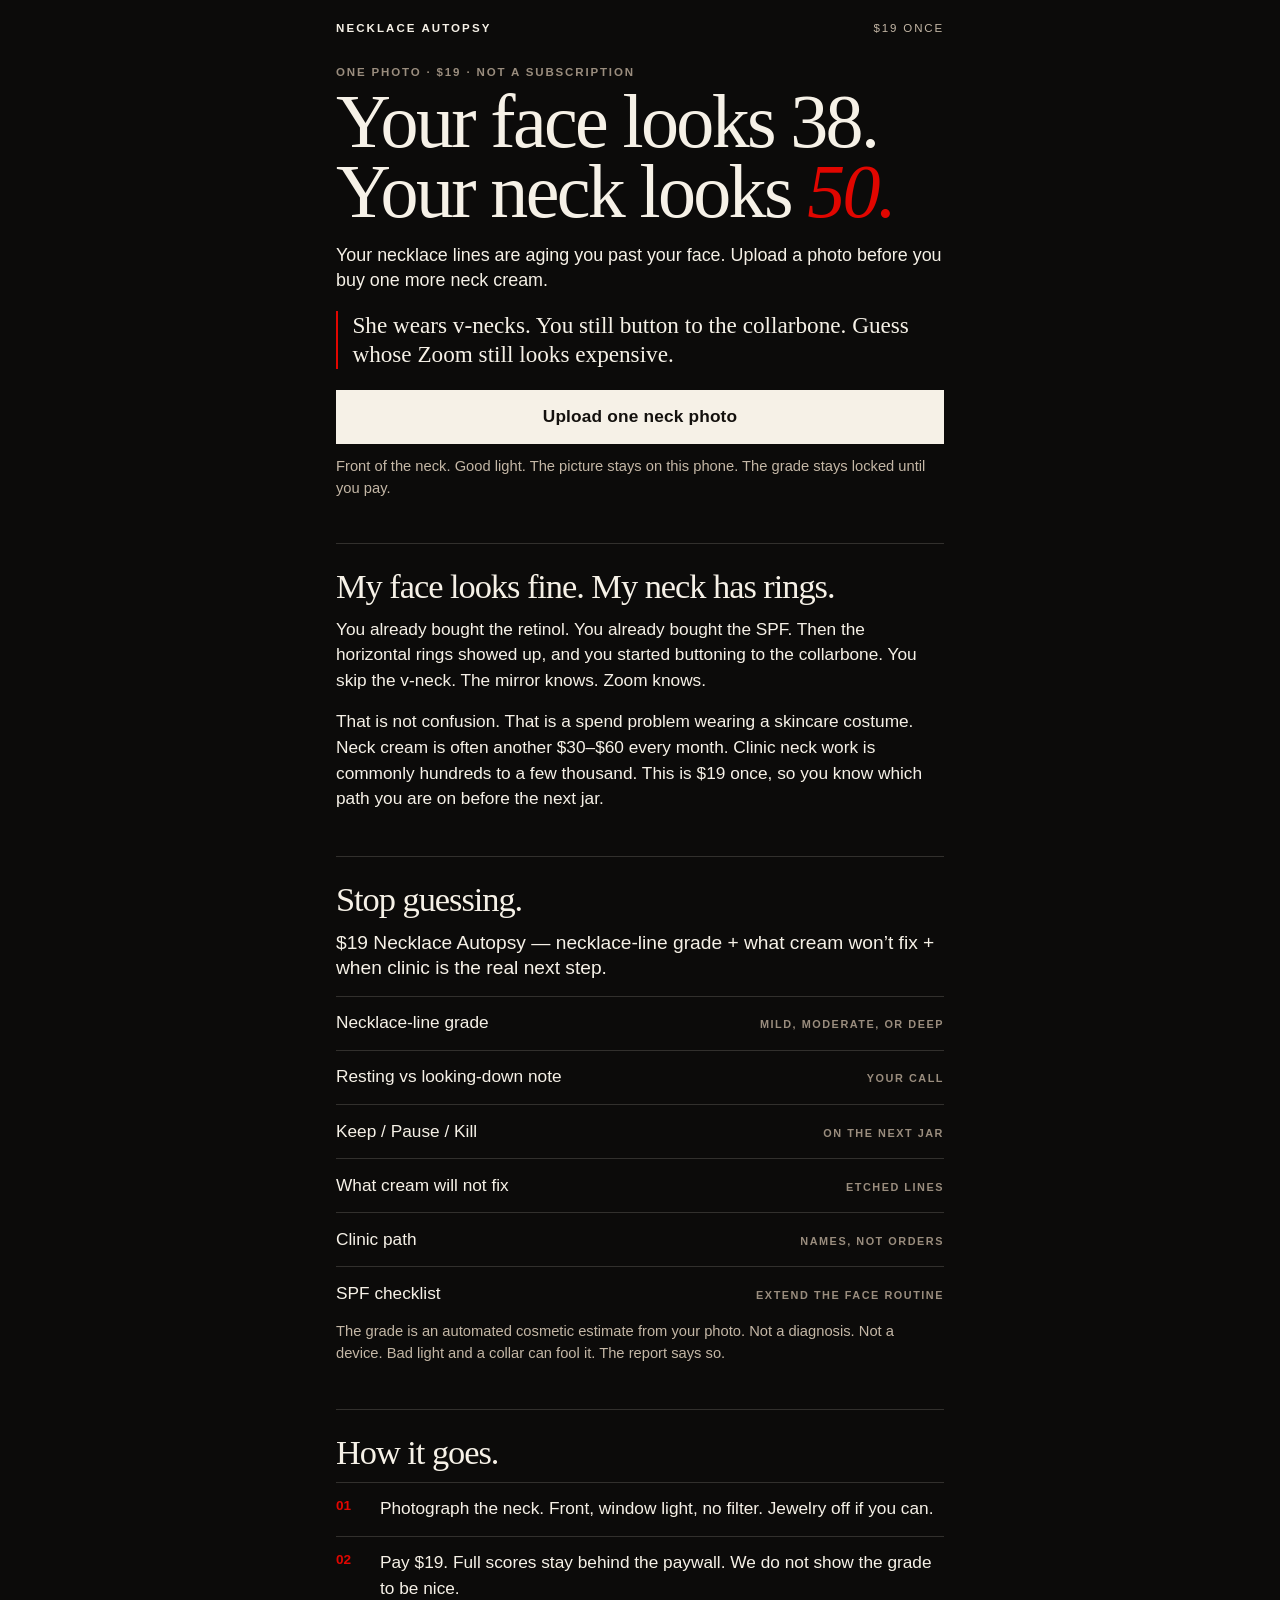
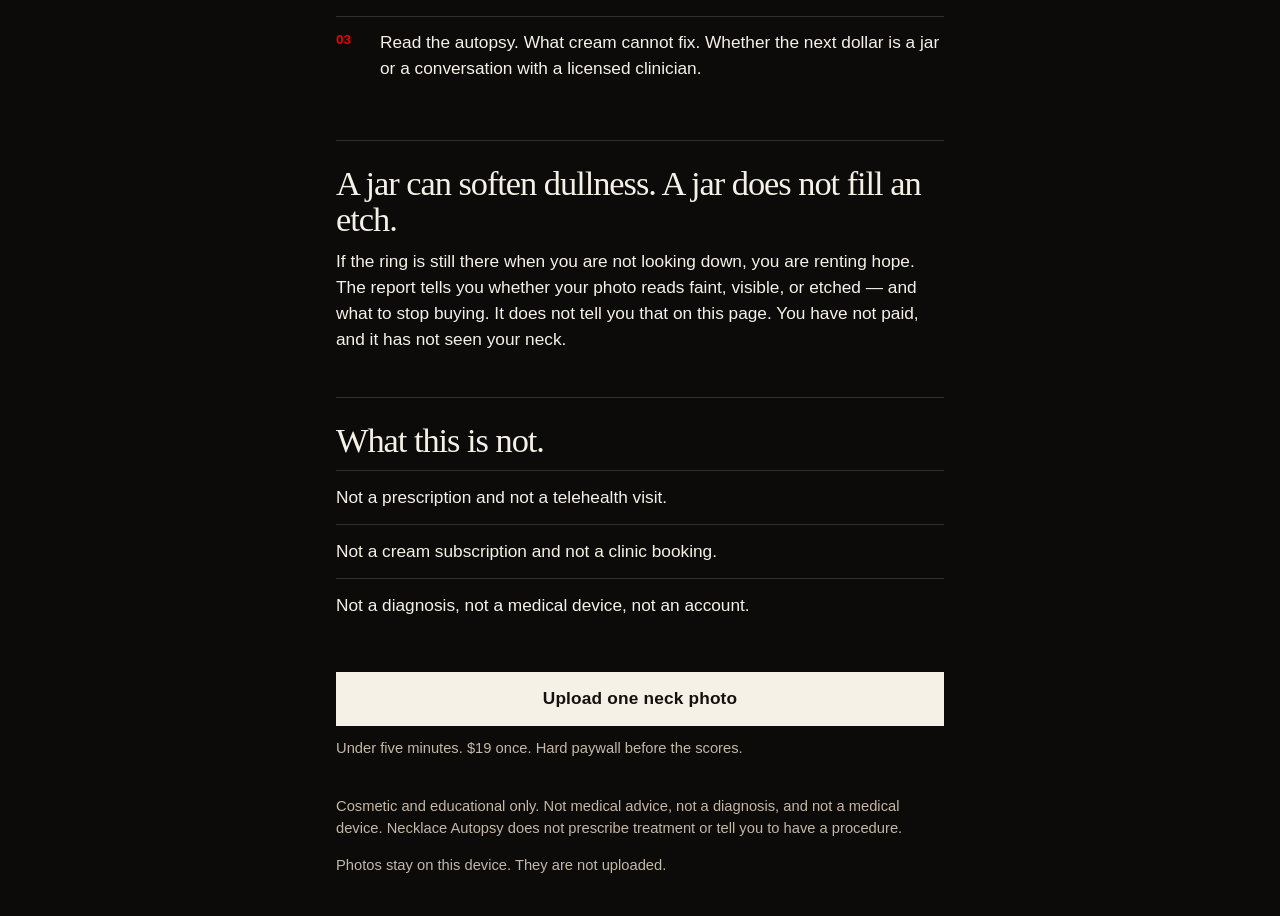
<file: index.html>
<!DOCTYPE html>
<html lang="en">
<head>
  <meta charset="utf-8">
  <meta name="viewport" content="width=device-width, initial-scale=1, viewport-fit=cover">
  <meta name="theme-color" content="#0c0b0a">
  <meta name="color-scheme" content="dark">
  <meta name="description" content="Your face looks 38. Your neck looks 50. Upload one neck photo. Necklace-line grade, what cream cannot fix, and a cream-vs-clinic path. $19 once.">
  <meta property="og:title" content="Your face looks 38. Your neck looks 50.">
  <meta property="og:description" content="Upload one neck photo. Necklace-line grade, what cream cannot fix, and the cream-vs-clinic path. $19 once. Cosmetic estimate, not a diagnosis.">
  <meta property="og:type" content="website">
  <meta property="og:url" content="https://jayjasmine.github.io/necklace-autopsy/">
  <link rel="canonical" href="https://jayjasmine.github.io/necklace-autopsy/">
  <title>Your face looks 38. Your neck looks 50. · Necklace Autopsy</title>
  <link rel="icon" href="favicon.svg" type="image/svg+xml">
  <link rel="stylesheet" href="css/styles.css">
  <meta http-equiv="Content-Security-Policy" content="default-src 'self'; img-src 'self' blob:; style-src 'self'; script-src 'self'; base-uri 'self'; form-action 'self'">
</head>
<body>
  <a class="skip" href="#content">Skip to content</a>
  <header class="wrap top">
    <a class="wordmark" href="index.html">Necklace Autopsy</a>
    <span class="price-tag">$19 once</span>
  </header>
  <main id="content" class="wrap">
    <p class="eyebrow">One photo · $19 · not a subscription</p>
    <h1>Your face looks 38.<br>Your neck looks <em>50.</em></h1>
    <p class="dek">Your necklace lines are aging you past your face. Upload a photo before you buy one more neck cream.</p>
    <blockquote class="status">
      <p>She wears v-necks. You still button to the collarbone. Guess whose Zoom still looks expensive.</p>
    </blockquote>
    <a class="btn" href="upload.html">Upload one neck photo</a>
    <p class="micro">Front of the neck. Good light. The picture stays on this phone. The grade stays locked until you pay.</p>

    <section class="section">
      <h2>My face looks fine. My neck has rings.</h2>
      <p>You already bought the retinol. You already bought the SPF. Then the horizontal rings showed up, and you started buttoning to the collarbone. You skip the v-neck. The mirror knows. Zoom knows.</p>
      <p>That is not confusion. That is a spend problem wearing a skincare costume. Neck cream is often another $30–$60 every month. Clinic neck work is commonly hundreds to a few thousand. This is $19 once, so you know which path you are on before the next jar.</p>
    </section>

    <section class="section">
      <h2>Stop guessing.</h2>
      <p class="lede">$19 Necklace Autopsy — necklace-line grade + what cream won’t fix + when clinic is the real next step.</p>
      <ul class="includes">
        <li>Necklace-line grade <span>Mild, moderate, or deep</span></li>
        <li>Resting vs looking-down note <span>Your call</span></li>
        <li>Keep / Pause / Kill <span>On the next jar</span></li>
        <li>What cream will not fix <span>Etched lines</span></li>
        <li>Clinic path <span>Names, not orders</span></li>
        <li>SPF checklist <span>Extend the face routine</span></li>
      </ul>
      <p class="micro">The grade is an automated cosmetic estimate from your photo. Not a diagnosis. Not a device. Bad light and a collar can fool it. The report says so.</p>
    </section>

    <section class="section">
      <h2>How it goes.</h2>
      <ol class="steps">
        <li class="step">
          <b>01</b>
          <p>Photograph the neck. Front, window light, no filter. Jewelry off if you can.</p>
        </li>
        <li class="step">
          <b>02</b>
          <p>Pay $19. Full scores stay behind the paywall. We do not show the grade to be nice.</p>
        </li>
        <li class="step">
          <b>03</b>
          <p>Read the autopsy. What cream cannot fix. Whether the next dollar is a jar or a conversation with a licensed clinician.</p>
        </li>
      </ol>
    </section>

    <section class="section">
      <h2>A jar can soften dullness. A jar does not fill an etch.</h2>
      <p>If the ring is still there when you are not looking down, you are renting hope. The report tells you whether your photo reads faint, visible, or etched — and what to stop buying. It does not tell you that on this page. You have not paid, and it has not seen your neck.</p>
    </section>

    <section class="section">
      <h2>What this is not.</h2>
      <ul class="not-list">
        <li>Not a prescription and not a telehealth visit.</li>
        <li>Not a cream subscription and not a clinic booking.</li>
        <li>Not a diagnosis, not a medical device, not an account.</li>
      </ul>
    </section>

    <div class="bottom-cta">
      <a class="btn" href="upload.html">Upload one neck photo</a>
      <p class="micro">Under five minutes. $19 once. Hard paywall before the scores.</p>
    </div>
  </main>
  <footer class="wrap foot">
    <p>Cosmetic and educational only. Not medical advice, not a diagnosis, and not a medical device. Necklace Autopsy does not prescribe treatment or tell you to have a procedure.</p>
    <p class="fine">Photos stay on this device. They are not uploaded.</p>
  </footer>
</body>
</html>
</file>
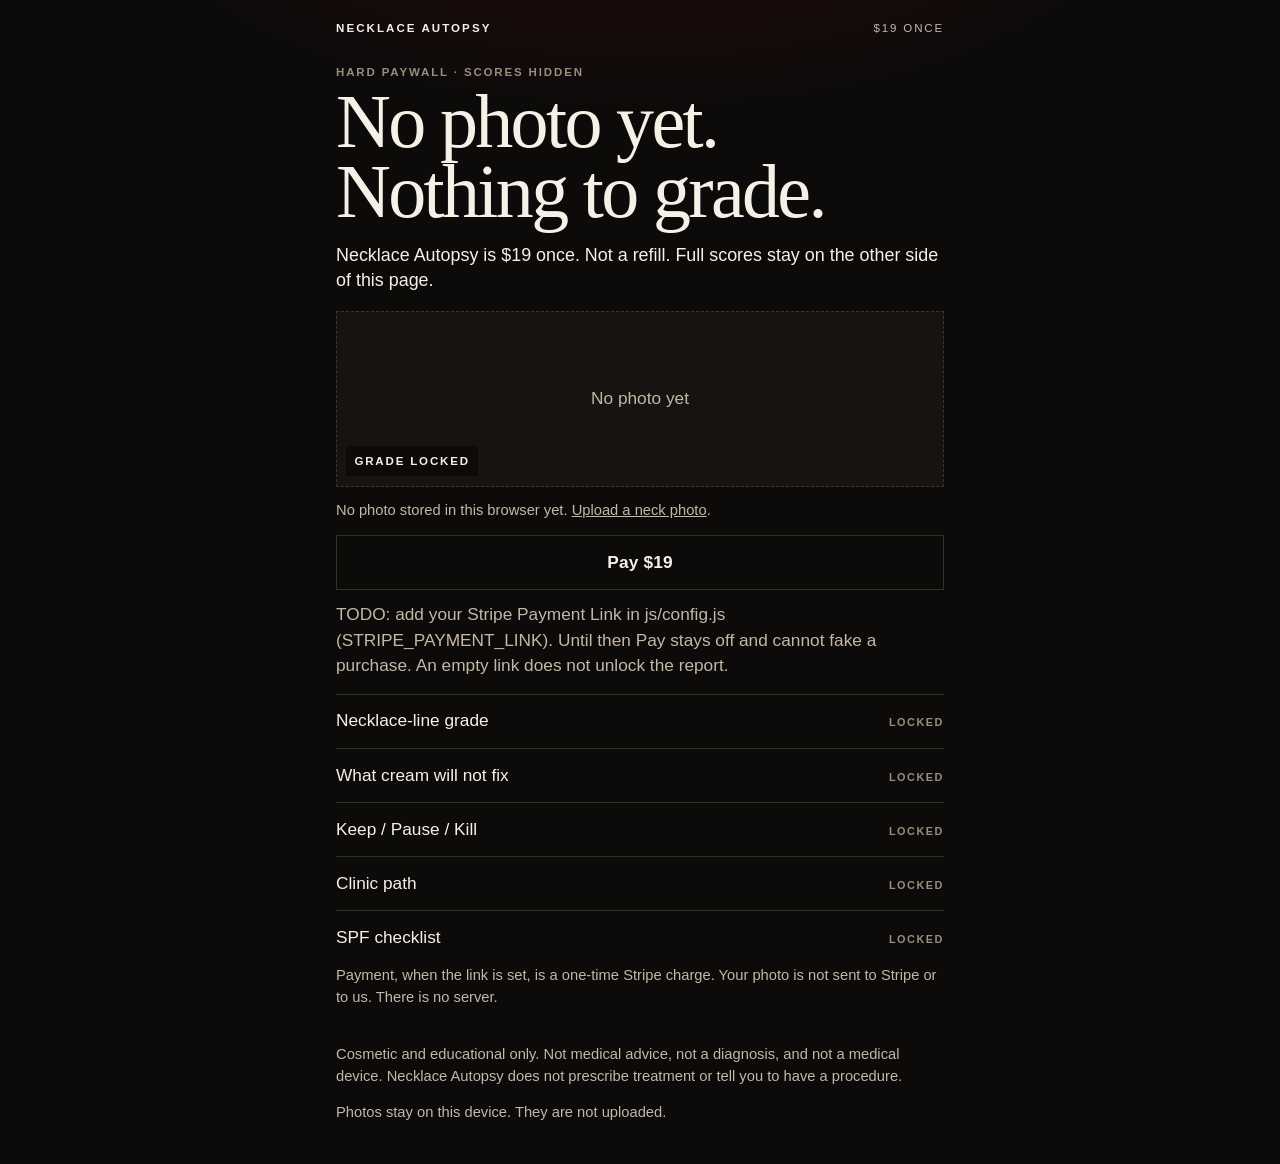
<file: paywall.html>
<!DOCTYPE html>
<html lang="en">
<head>
  <meta charset="utf-8">
  <meta name="viewport" content="width=device-width, initial-scale=1, viewport-fit=cover">
  <meta name="theme-color" content="#0c0b0a">
  <meta name="color-scheme" content="dark">
  <meta name="description" content="The necklace-line grade is locked. $19 once opens the full Necklace Autopsy. Not a subscription.">
  <title>$19 to read the grade · Necklace Autopsy</title>
  <link rel="icon" href="favicon.svg" type="image/svg+xml">
  <link rel="stylesheet" href="css/styles.css">
  <meta http-equiv="Content-Security-Policy" content="default-src 'self'; img-src 'self' blob:; style-src 'self'; script-src 'self'; base-uri 'self'; form-action 'self' https://buy.stripe.com https://checkout.stripe.com">
</head>
<body>
  <a class="skip" href="#content">Skip to content</a>
  <header class="wrap top">
    <a class="wordmark" href="index.html">Necklace Autopsy</a>
    <span class="price-tag">$19 once</span>
  </header>
  <main id="content" class="wrap">
    <p class="eyebrow">Hard paywall · scores hidden</p>
    <h1>The grade is ready. You don’t get it yet.</h1>
    <p class="dek"><span id="product-name">Necklace Autopsy</span> is <span id="price-line">$19 once</span>. Not a refill. Full scores stay on the other side of this page.</p>

    <figure class="lock-frame">
      <img id="lock-photo" alt="Your neck photo, stored only in this browser." hidden>
      <div id="lock-empty" class="lock-empty" hidden>No photo yet</div>
      <p class="lock-stamp">Grade locked</p>
    </figure>
    <p id="pose-line" class="micro"></p>

    <div id="pay-slot">
      <button type="button" class="btn is-disabled" id="pay-btn" disabled aria-describedby="pay-note">Pay $19</button>
    </div>
    <p id="pay-note">TODO: Stripe Payment Link is empty in js/config.js. Pay stays off and does not unlock the report.</p>
    <div id="dev-panel" class="dev-panel" hidden></div>

    <ul class="includes">
      <li>Necklace-line grade <span>Locked</span></li>
      <li>What cream will not fix <span>Locked</span></li>
      <li>Keep / Pause / Kill <span>Locked</span></li>
      <li>Clinic path <span>Locked</span></li>
      <li>SPF checklist <span>Locked</span></li>
    </ul>
    <p class="micro">Payment, when the link is set, is a one-time Stripe charge. Your photo is not sent to Stripe or to us. There is no server.</p>
    <noscript>
      <p class="warn">JavaScript is required. With it off, Pay stays disabled and the report stays locked.</p>
    </noscript>
  </main>
  <footer class="wrap foot">
    <p>Cosmetic and educational only. Not medical advice, not a diagnosis, and not a medical device. Necklace Autopsy does not prescribe treatment or tell you to have a procedure.</p>
    <p class="fine">Photos stay on this device. They are not uploaded.</p>
  </footer>
  <script type="module" src="js/paywall.js"></script>
</body>
</html>
</file>
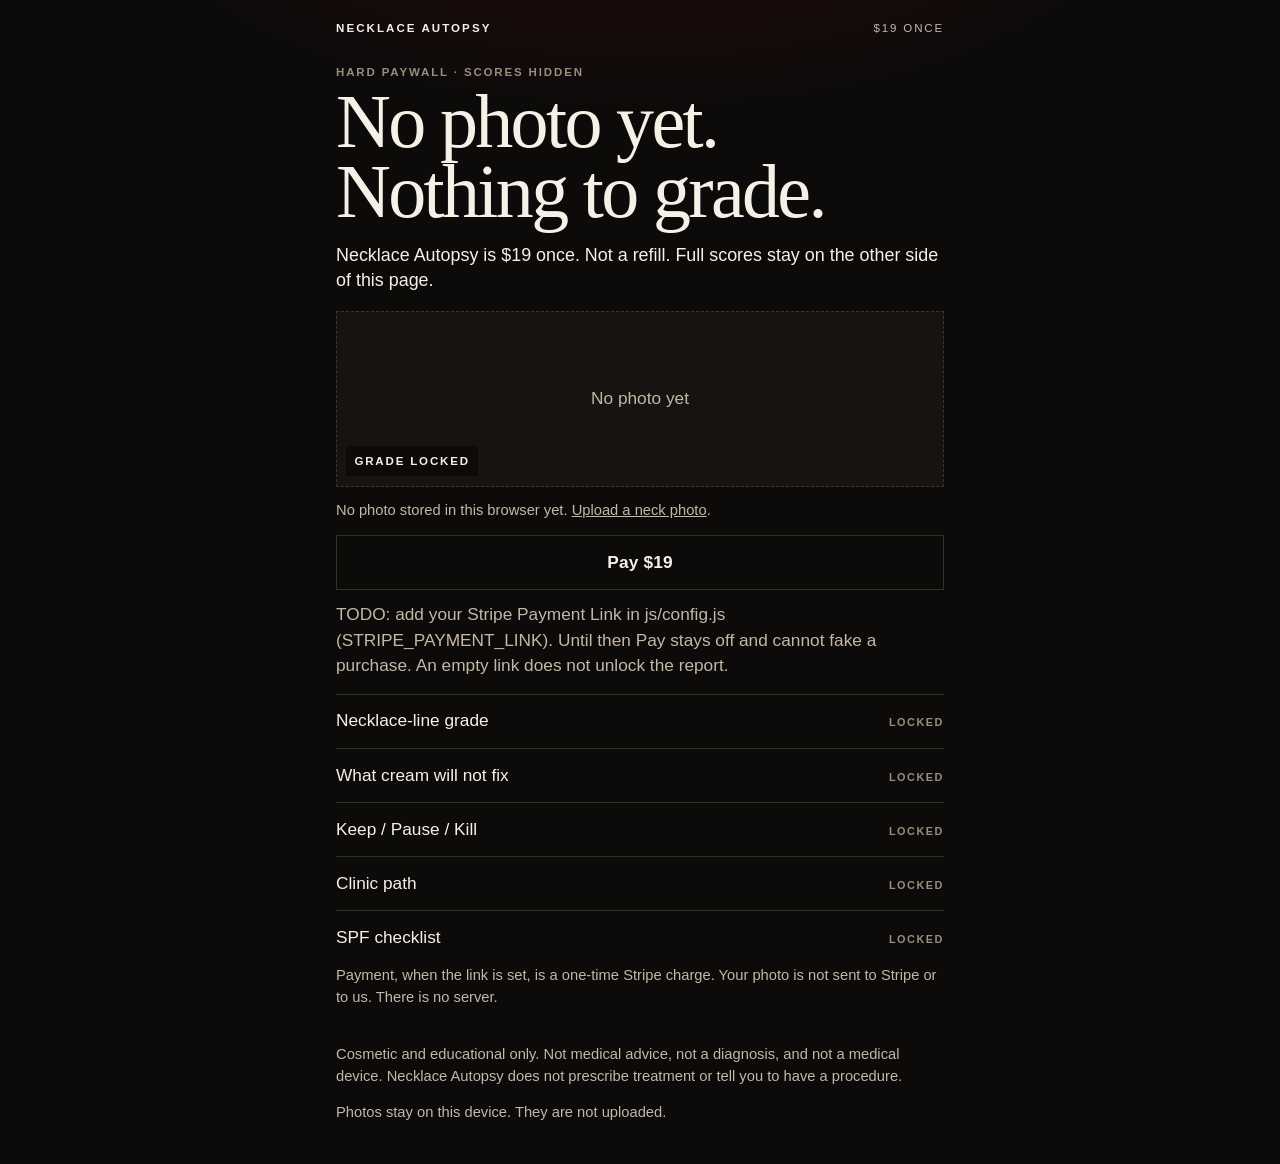
<file: report.html>
<!DOCTYPE html>
<html lang="en">
<head>
  <meta charset="utf-8">
  <meta name="viewport" content="width=device-width, initial-scale=1, viewport-fit=cover">
  <meta name="theme-color" content="#0c0b0a">
  <meta name="color-scheme" content="dark">
  <meta name="robots" content="noindex">
  <meta name="description" content="Necklace-line grade, what cream will not fix, and a cream-versus-clinic path. Cosmetic estimate only.">
  <title>Your necklace-line grade · Necklace Autopsy</title>
  <link rel="icon" href="favicon.svg" type="image/svg+xml">
  <link rel="stylesheet" href="css/styles.css">
  <meta http-equiv="Content-Security-Policy" content="default-src 'self'; img-src 'self' blob:; style-src 'self'; script-src 'self'; base-uri 'self'; form-action 'self'">
</head>
<body>
  <a class="skip" href="#content">Skip to content</a>
  <header class="wrap top no-print">
    <a class="wordmark" href="index.html">Necklace Autopsy</a>
    <span class="price-tag">$19 once</span>
  </header>
  <div class="wrap" id="content">
    <p id="booting">Checking access…</p>
    <main id="app" hidden></main>
    <footer class="foot">
      <p>Cosmetic and educational only. Not medical advice, not a diagnosis, and not a medical device. Necklace Autopsy does not prescribe treatment or tell you to have a procedure.</p>
      <p class="fine">Photos stay on this device. They are not uploaded.</p>
    </footer>
  </div>
  <script type="module" src="js/report.js"></script>
</body>
</html>
</file>
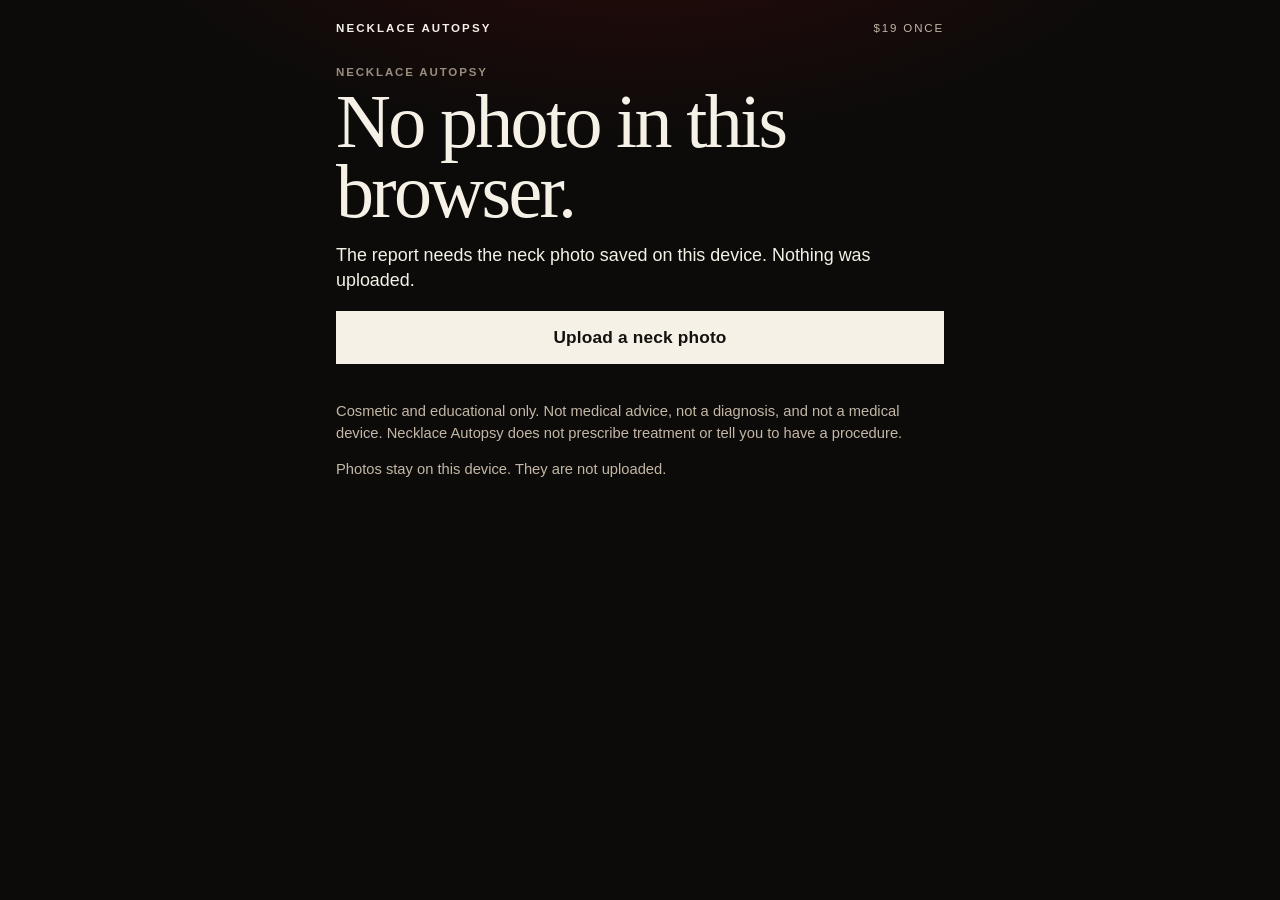
<file: success.html>
<!DOCTYPE html>
<html lang="en">
<head>
  <meta charset="utf-8">
  <meta name="viewport" content="width=device-width, initial-scale=1, viewport-fit=cover">
  <meta name="theme-color" content="#0c0b0a">
  <meta name="color-scheme" content="dark">
  <meta name="robots" content="noindex">
  <meta name="description" content="Payment return for Necklace Autopsy. Opens the report on this device.">
  <title>Payment return · Necklace Autopsy</title>
  <link rel="icon" href="favicon.svg" type="image/svg+xml">
  <link rel="stylesheet" href="css/styles.css">
  <meta http-equiv="Content-Security-Policy" content="default-src 'self'; img-src 'self' blob:; style-src 'self'; script-src 'self'; base-uri 'self'; form-action 'self'">
</head>
<body>
  <a class="skip" href="#content">Skip to content</a>
  <header class="wrap top">
    <a class="wordmark" href="index.html">Necklace Autopsy</a>
    <span class="price-tag">$19 once</span>
  </header>
  <main id="content" class="wrap">
    <p class="eyebrow">Stripe return</p>
    <h1>Opening your report.</h1>
    <p class="dek">This page marks Necklace Autopsy unlocked on this device, then sends you to the grade.</p>
    <p><a href="report.html">Continue to the report</a></p>
    <noscript>
      <p class="warn">JavaScript is required to finish unlocking. The photo is still not uploaded.</p>
    </noscript>
  </main>
  <footer class="wrap foot">
    <p>Cosmetic and educational only. Not medical advice, not a diagnosis, and not a medical device. Necklace Autopsy does not prescribe treatment or tell you to have a procedure.</p>
    <p class="fine">Photos stay on this device. They are not uploaded.</p>
  </footer>
  <script type="module" src="js/success.js"></script>
</body>
</html>
</file>
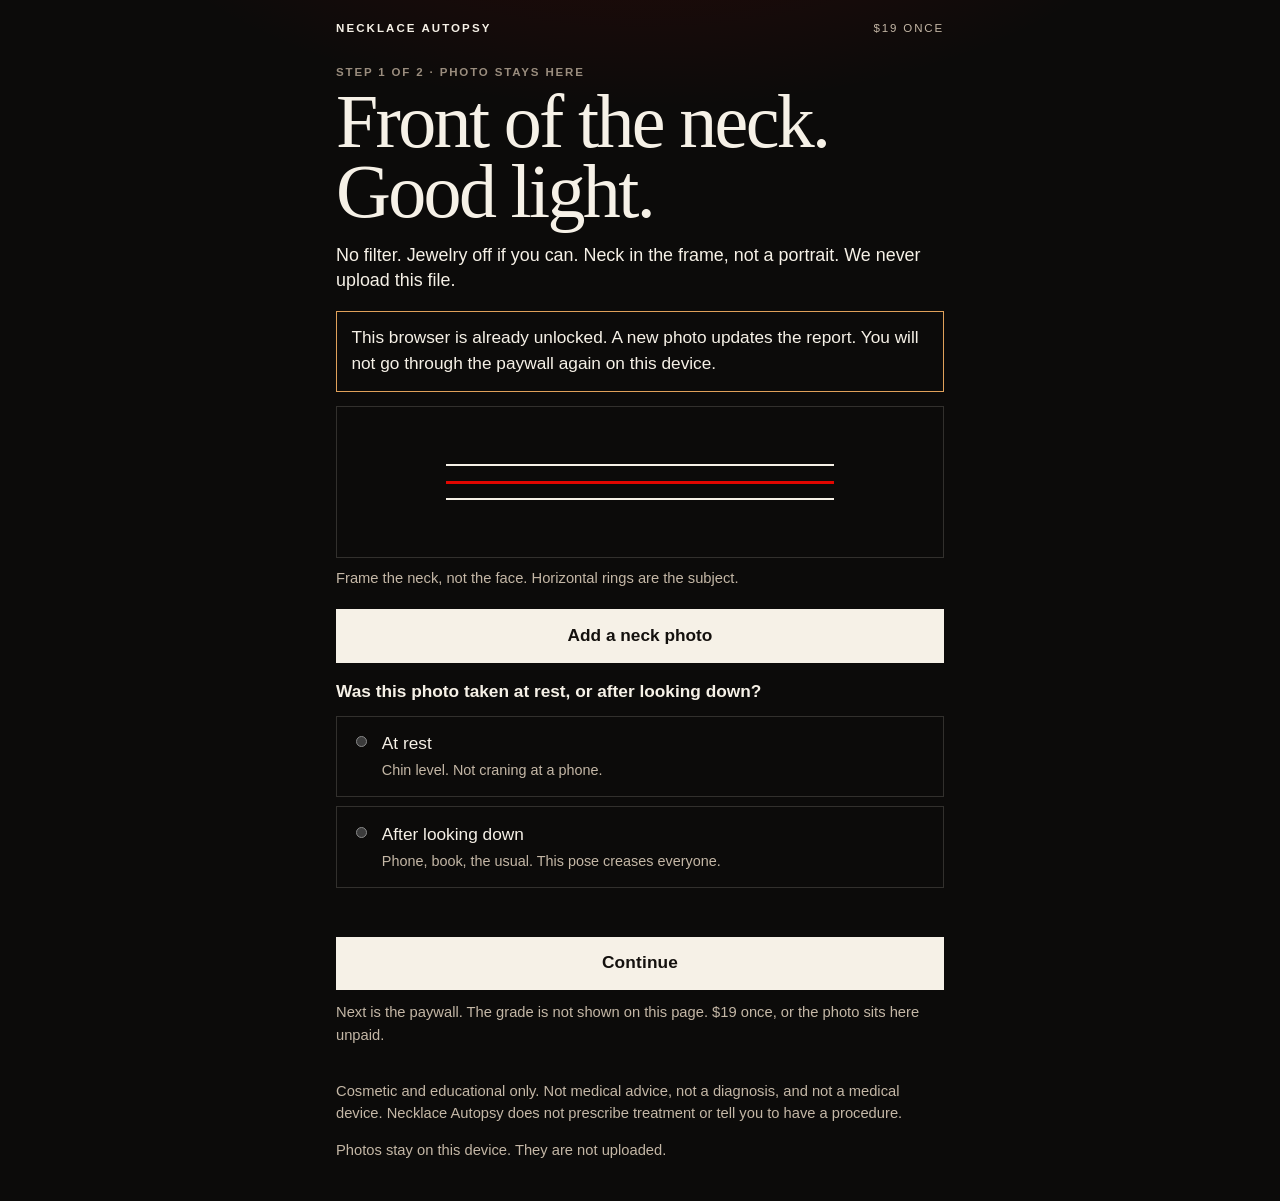
<file: upload.html>
<!DOCTYPE html>
<html lang="en">
<head>
  <meta charset="utf-8">
  <meta name="viewport" content="width=device-width, initial-scale=1, viewport-fit=cover">
  <meta name="theme-color" content="#0c0b0a">
  <meta name="color-scheme" content="dark">
  <meta name="description" content="Upload one front neck photo. It stays in this browser. The necklace-line grade stays behind the $19 paywall.">
  <title>Upload a neck photo · Necklace Autopsy</title>
  <link rel="icon" href="favicon.svg" type="image/svg+xml">
  <link rel="stylesheet" href="css/styles.css">
  <meta http-equiv="Content-Security-Policy" content="default-src 'self'; img-src 'self' blob:; style-src 'self'; script-src 'self'; base-uri 'self'; form-action 'self'">
</head>
<body>
  <a class="skip" href="#content">Skip to content</a>
  <header class="wrap top">
    <a class="wordmark" href="index.html">Necklace Autopsy</a>
    <span class="price-tag">$19 once</span>
  </header>
  <main id="content" class="wrap">
    <p class="eyebrow">Step 1 of 2 · photo stays here</p>
    <h1>Front of the neck. Good light.</h1>
    <p class="dek">No filter. Jewelry off if you can. Neck in the frame, not a portrait. We never upload this file.</p>
    <p id="unlocked-note" class="warn" hidden>This browser is already unlocked. A new photo updates the report. You will not go through the paywall again on this device.</p>

    <div class="guide" id="guide" aria-hidden="true">
      <div class="guide-box">
        <span></span>
        <span></span>
        <span></span>
      </div>
      <p>Frame the neck, not the face. Horizontal rings are the subject.</p>
    </div>

    <form id="upload-form" novalidate>
      <label class="file-btn" for="photo">Add a neck photo</label>
      <input class="visually-hidden" id="photo" name="photo" type="file" accept="image/*">

      <div id="preview-wrap" class="preview-wrap" hidden>
        <img id="preview" alt="Preview of your neck photo. Stored only in this browser.">
        <button type="button" id="replace">Replace photo</button>
      </div>

      <fieldset>
        <legend>Was this photo taken at rest, or after looking down?</legend>
        <label class="choice">
          <input type="radio" name="pose" value="rest">
          <span>At rest<small>Chin level. Not craning at a phone.</small></span>
        </label>
        <label class="choice">
          <input type="radio" name="pose" value="down">
          <span>After looking down<small>Phone, book, the usual. This pose creases everyone.</small></span>
        </label>
      </fieldset>

      <p id="form-error" class="form-error" role="alert"></p>
      <button class="btn" id="continue" type="submit">Continue</button>
      <p class="micro">Next is the paywall. The grade is not shown on this page. $19 once, or the photo sits here unpaid.</p>
    </form>
    <noscript>
      <p class="warn">JavaScript is required to keep the photo on this device. Nothing is uploaded either way.</p>
    </noscript>
  </main>
  <footer class="wrap foot">
    <p>Cosmetic and educational only. Not medical advice, not a diagnosis, and not a medical device. Necklace Autopsy does not prescribe treatment or tell you to have a procedure.</p>
    <p class="fine">Photos stay on this device. They are not uploaded.</p>
  </footer>
  <script type="module" src="js/upload.js"></script>
</body>
</html>
</file>
<file: css/styles.css>
:root {
  --bg: #0c0b0a;
  --bg-raise: #161310;
  --ink: #f6f1e7;
  --ink-dim: #c4b7a6;
  --ink-faint: #9a8d7e;
  --line: rgba(246, 241, 231, 0.16);
  --accent: #e10600;
  --keep: #e7d7bc;
  --pause: #e0a15a;
  --kill: #e10600;
  --serif: "Iowan Old Style", "Palatino Linotype", Palatino, Georgia, "Times New Roman", serif;
  --sans: "Helvetica Neue", Helvetica, Arial, sans-serif;
  --wrap: 38rem;
}

*,
*::before,
*::after {
  box-sizing: border-box;
}

html {
  -webkit-text-size-adjust: 100%;
}

body {
  margin: 0;
  min-height: 100vh;
  background:
    radial-gradient(900px 420px at 50% -12%, rgba(225, 6, 0, 0.14), transparent 60%),
    var(--bg);
  color: var(--ink);
  font-family: var(--sans);
  font-size: 1.05rem;
  line-height: 1.5;
  padding-left: env(safe-area-inset-left);
  padding-right: env(safe-area-inset-right);
}

[hidden] {
  display: none !important;
}

::selection {
  background: var(--accent);
  color: #fff;
}

:focus-visible {
  outline: 2px solid var(--ink);
  outline-offset: 3px;
}

img {
  max-width: 100%;
  height: auto;
}

h1,
h2,
h3,
p {
  overflow-wrap: break-word;
}

h1,
h2,
.grade-headline,
.status {
  font-family: var(--serif);
  font-weight: 500;
}

h1 {
  font-size: clamp(2.65rem, 11vw, 4.75rem);
  line-height: 0.92;
  letter-spacing: -0.035em;
  margin: 0.4rem 0 1rem;
}

h1 em {
  font-style: italic;
  color: var(--accent);
}

h2 {
  font-size: clamp(1.7rem, 5vw, 2.15rem);
  line-height: 1.05;
  letter-spacing: -0.03em;
  margin: 0 0 0.75rem;
}

h3 {
  font-size: 1rem;
  font-weight: 600;
  margin: 0 0 0.35rem;
}

p {
  margin: 0 0 0.9rem;
}

a {
  color: inherit;
}

.skip {
  position: absolute;
  left: 1rem;
  top: 0;
  transform: translateY(-120%);
  background: var(--ink);
  color: var(--bg);
  padding: 0.5rem 0.75rem;
  z-index: 3;
  text-decoration: none;
}

.skip:focus {
  transform: none;
  top: 0.75rem;
}

.wrap {
  width: min(calc(100% - 2.5rem), var(--wrap));
  margin-inline: auto;
}

.top {
  display: flex;
  justify-content: space-between;
  align-items: baseline;
  padding: 1.15rem 0 0.4rem;
}

.wordmark {
  font-size: 0.72rem;
  font-weight: 600;
  letter-spacing: 0.18em;
  text-transform: uppercase;
  text-decoration: none;
}

.price-tag {
  font-size: 0.72rem;
  letter-spacing: 0.16em;
  text-transform: uppercase;
  color: var(--ink-dim);
}

.eyebrow,
.kicker,
.callout-label,
.dev-kicker,
.lock-stamp {
  font-size: 0.72rem;
  font-weight: 600;
  letter-spacing: 0.16em;
  text-transform: uppercase;
}

.eyebrow,
.kicker {
  color: var(--ink-faint);
  margin: 0;
}

.dek {
  font-size: 1.12rem;
  line-height: 1.4;
  margin-bottom: 1.1rem;
}

.status {
  margin: 0 0 1.35rem;
  padding: 0 0 0 0.9rem;
  border-left: 2px solid var(--accent);
  font-size: 1.45rem;
  line-height: 1.25;
}

.status p {
  margin: 0;
}

.micro,
.fine,
.honesty,
.band-count,
.pose-note,
.sample figcaption,
.clinic-item p,
#pay-note,
#pose-line {
  color: var(--ink-dim);
}

.micro,
.fine,
.sample figcaption {
  font-size: 0.92rem;
}

.btn {
  display: flex;
  align-items: center;
  justify-content: center;
  width: 100%;
  min-height: 3.35rem;
  margin: 0.35rem 0 0.7rem;
  padding: 0.85rem 1rem;
  border: 0;
  border-radius: 0;
  background: var(--ink);
  color: #14110e;
  font: inherit;
  font-weight: 600;
  letter-spacing: 0.01em;
  text-align: center;
  text-decoration: none;
  cursor: pointer;
}

.btn.is-disabled,
.btn:disabled {
  background: transparent;
  color: var(--ink);
  border: 1px solid var(--line);
  cursor: not-allowed;
  font-weight: 600;
}

@media (hover: hover) {
  .btn:hover:not(:disabled):not(.is-disabled) {
    background: #fff;
  }
}

.section {
  margin-top: 2.75rem;
  padding-top: 1.5rem;
  border-top: 1px solid var(--line);
}

.lede {
  font-size: 1.2rem;
  line-height: 1.35;
}

.includes,
.not-list,
.steps {
  list-style: none;
  margin: 0;
  padding: 0;
}

.includes li,
.not-list li,
.step {
  padding: 0.85rem 0;
  border-top: 1px solid var(--line);
}

.includes li {
  display: flex;
  justify-content: space-between;
  gap: 1rem;
  align-items: baseline;
}

.includes li span,
.step b {
  flex: none;
  font-size: 0.68rem;
  font-weight: 600;
  letter-spacing: 0.14em;
  text-transform: uppercase;
  color: var(--ink-faint);
}

.step {
  display: grid;
  grid-template-columns: 2rem 1fr;
  gap: 0.75rem;
}

.step b {
  color: var(--accent);
  font-size: 0.85rem;
  letter-spacing: 0;
}

.step p,
.not-list li {
  margin: 0;
}

.bottom-cta {
  margin: 2.5rem 0 1rem;
}

.foot {
  padding: 1.5rem 0 2.5rem;
  color: var(--ink-dim);
  font-size: 0.92rem;
}

.foot p:last-child {
  margin-bottom: 0;
}

.guide {
  margin: 0.5rem 0 1.25rem;
}

.guide-box {
  height: 9.5rem;
  border: 1px solid var(--line);
  display: grid;
  align-content: center;
  gap: 0.9rem;
  padding: 0 18%;
  margin-bottom: 0.55rem;
}

.guide-box span {
  display: block;
  height: 2px;
  background: var(--ink);
}

.guide-box span:nth-child(2) {
  height: 3px;
  background: var(--accent);
}

.guide p {
  margin: 0;
  color: var(--ink-dim);
  font-size: 0.92rem;
}

.file-btn {
  display: flex;
  align-items: center;
  justify-content: center;
  width: 100%;
  min-height: 3.35rem;
  background: var(--ink);
  color: #14110e;
  font-weight: 600;
  cursor: pointer;
}

.visually-hidden {
  position: absolute;
  width: 1px;
  height: 1px;
  padding: 0;
  margin: -1px;
  overflow: hidden;
  clip: rect(0, 0, 0, 0);
  white-space: nowrap;
  border: 0;
}

.preview-wrap {
  margin: 0.25rem 0 1rem;
}

.preview-wrap img {
  display: block;
  width: 100%;
  max-height: 22rem;
  object-fit: cover;
  background: #000;
}

#replace,
.text-btn {
  background: none;
  border: 0;
  padding: 0.4rem 0;
  color: var(--ink);
  font: inherit;
  text-decoration: underline;
  text-underline-offset: 0.18em;
  cursor: pointer;
}

fieldset {
  border: 0;
  margin: 1rem 0 0.4rem;
  padding: 0;
}

legend {
  padding: 0;
  margin-bottom: 0.7rem;
  font-weight: 600;
}

.choice {
  display: grid;
  grid-template-columns: 1.15rem 1fr;
  gap: 0.75rem;
  align-items: start;
  margin: 0 0 0.55rem;
  padding: 0.9rem 0.9rem;
  border: 1px solid var(--line);
  cursor: pointer;
}

.choice:has(input:checked) {
  border-color: var(--ink);
  background: var(--bg-raise);
}

.choice input {
  margin-top: 0.25rem;
  accent-color: var(--ink);
}

.choice span {
  display: block;
}

.choice small {
  display: block;
  margin-top: 0.2rem;
  color: var(--ink-dim);
}

.form-error {
  min-height: 1.4em;
  color: #ffb4a8;
  margin: 0.2rem 0 0.6rem;
}

.lock-frame {
  position: relative;
  margin: 0.4rem 0 0.75rem;
  background: #000;
}

.lock-frame img,
.lock-empty {
  display: block;
  width: 100%;
  max-height: 16rem;
  object-fit: cover;
}

.lock-empty {
  min-height: 11rem;
  display: grid;
  place-items: center;
  border: 1px dashed var(--line);
  color: var(--ink-dim);
  background: var(--bg-raise);
}

.lock-stamp {
  position: absolute;
  left: 0.65rem;
  bottom: 0.65rem;
  margin: 0;
  padding: 0.4rem 0.5rem;
  background: var(--bg);
  color: var(--ink);
}

.price-line {
  font-family: var(--serif);
  font-size: 2rem;
  margin: 0.4rem 0 0.6rem;
}

.dev-panel {
  margin-top: 0.8rem;
  padding-top: 0.8rem;
  border-top: 1px solid var(--line);
}

.dev-kicker,
.dev-banner {
  color: var(--pause);
}

.dev-banner {
  margin: 0.8rem 0;
}

.warn {
  padding: 0.85rem 0.9rem;
  border: 1px solid var(--pause);
  color: var(--ink);
}

.grade-word {
  font-size: clamp(4.4rem, 22vw, 7rem);
  line-height: 0.82;
  letter-spacing: -0.045em;
  text-transform: uppercase;
  margin: 0.2rem 0 0.45rem;
}

.grade-deep {
  color: var(--accent);
}

.grade-moderate {
  color: var(--pause);
}

.grade-mild {
  color: var(--ink);
}

.grade-headline {
  font-size: 1.65rem;
  font-style: italic;
  line-height: 1.15;
  margin: 0 0 0.9rem;
}

.honesty,
.band-count,
.pose-note {
  font-size: 0.98rem;
}

.sample {
  margin: 1.1rem 0;
}

.sample img {
  display: block;
  width: 100%;
  max-height: 22rem;
  object-fit: cover;
  background: #000;
}

.callout {
  margin: 0.75rem 0;
  padding: 0.15rem 0 0.15rem 0.9rem;
  border-left: 3px solid var(--keep);
}

.callout-pause {
  border-color: var(--pause);
}

.callout-kill {
  border-color: var(--kill);
}

.callout-keep .callout-label {
  color: var(--keep);
}

.callout-pause .callout-label {
  color: var(--pause);
}

.callout-kill .callout-label {
  color: var(--kill);
}

.callout-body {
  margin: 0;
}

.block {
  margin-top: 2rem;
}

.clinician {
  margin: 1rem 0;
  padding-left: 0.85rem;
  border-left: 2px solid var(--accent);
  color: var(--ink);
}

.clinic-item {
  padding: 0.85rem 0;
  border-top: 1px solid var(--line);
}

.clinic-item p {
  margin: 0;
}

.check {
  display: grid;
  grid-template-columns: 1.2rem 1fr;
  gap: 0.75rem;
  align-items: start;
  padding: 0.8rem 0;
  border-top: 1px solid var(--line);
  cursor: pointer;
}

.check input {
  width: 1.1rem;
  height: 1.1rem;
  margin-top: 0.2rem;
  accent-color: var(--ink);
}

.disclaimer-repeat {
  margin-top: 2rem;
  color: var(--ink-dim);
  font-size: 0.92rem;
}

.actions {
  display: flex;
  flex-wrap: wrap;
  gap: 0.4rem 1.25rem;
  margin-top: 0.5rem;
}

#booting {
  color: var(--ink-dim);
  padding-top: 1.5rem;
}

@media (min-width: 720px) {
  body {
    font-size: 1.08rem;
  }

  .wrap {
    padding-top: 1.25rem;
  }
}

@media print {
  body {
    background: #fff;
    color: #161616;
  }

  .top,
  .no-print,
  .actions,
  .skip {
    display: none !important;
  }

  .grade-deep,
  .grade-moderate,
  h1 em,
  .callout-kill .callout-label {
    color: #161616;
  }

  .callout,
  .clinic-item,
  .check,
  .sample {
    break-inside: avoid;
  }

  a {
    text-decoration: none;
  }
}
</file>
